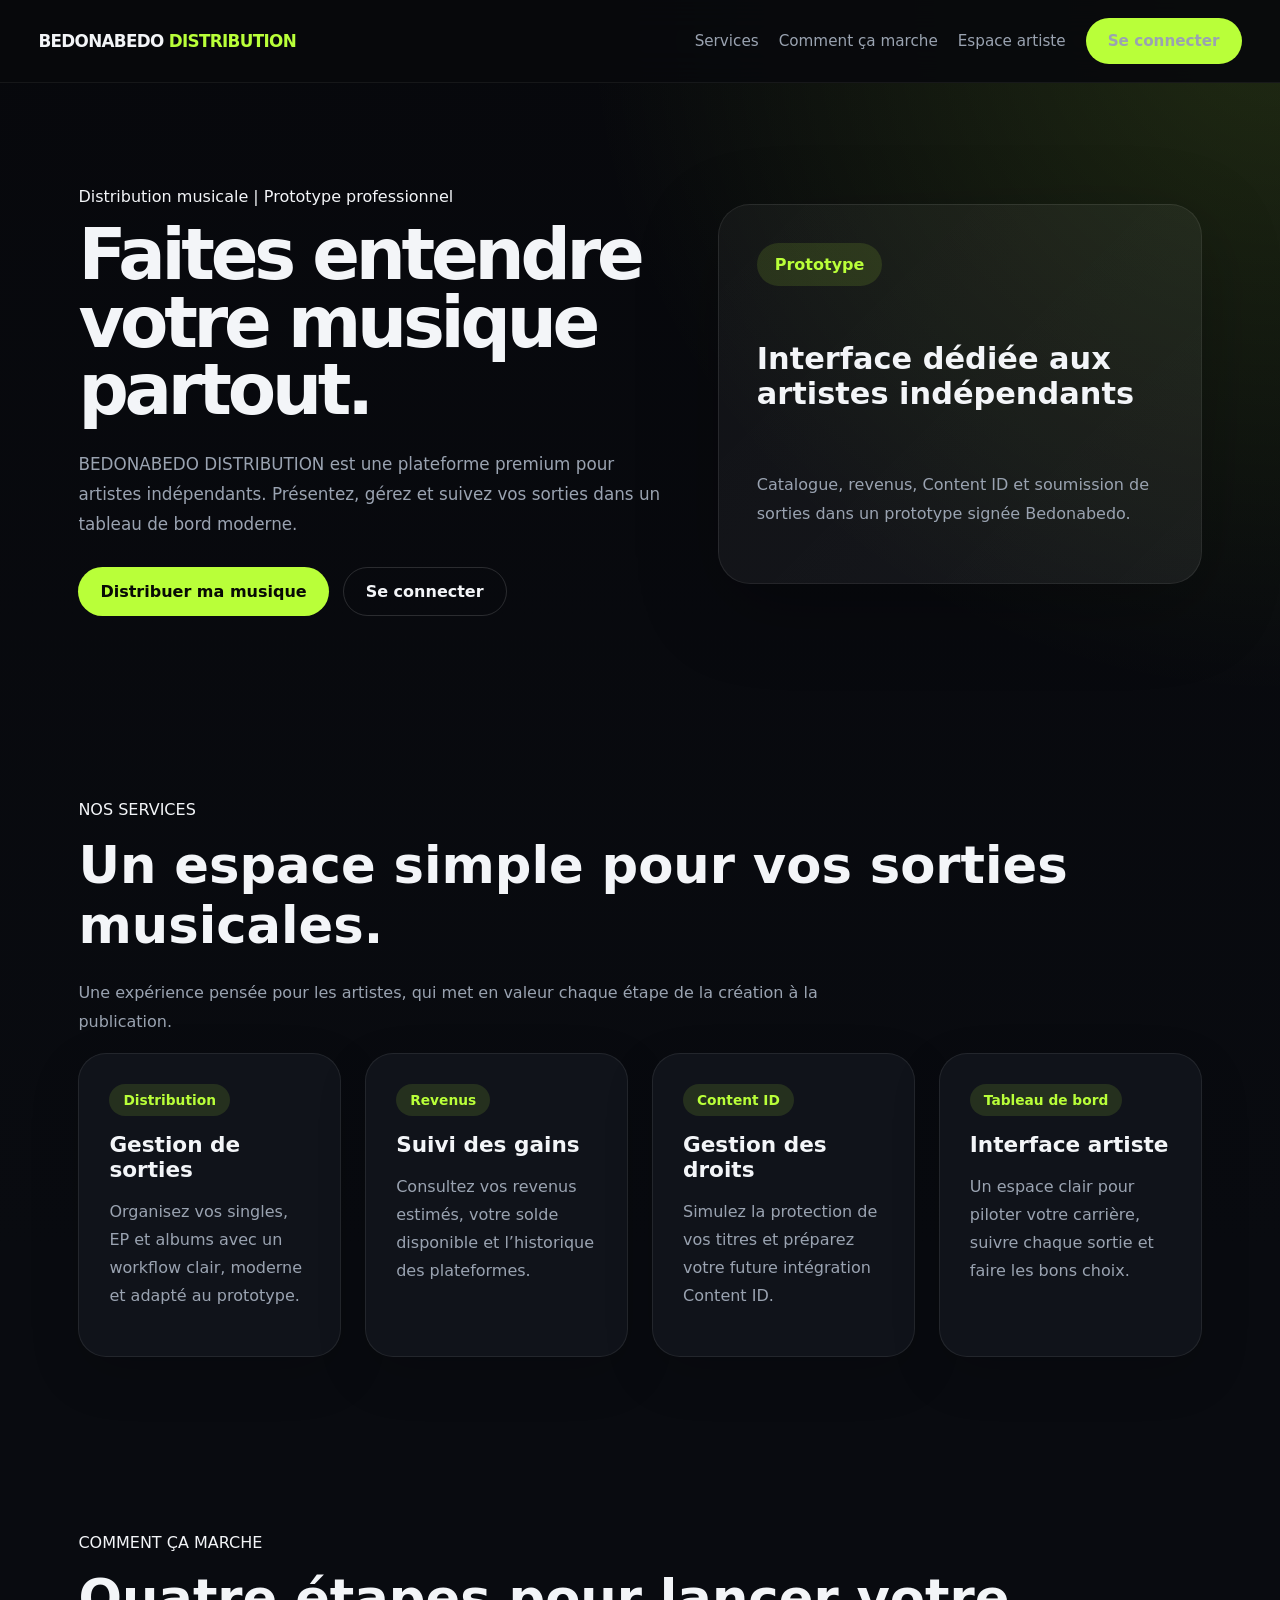
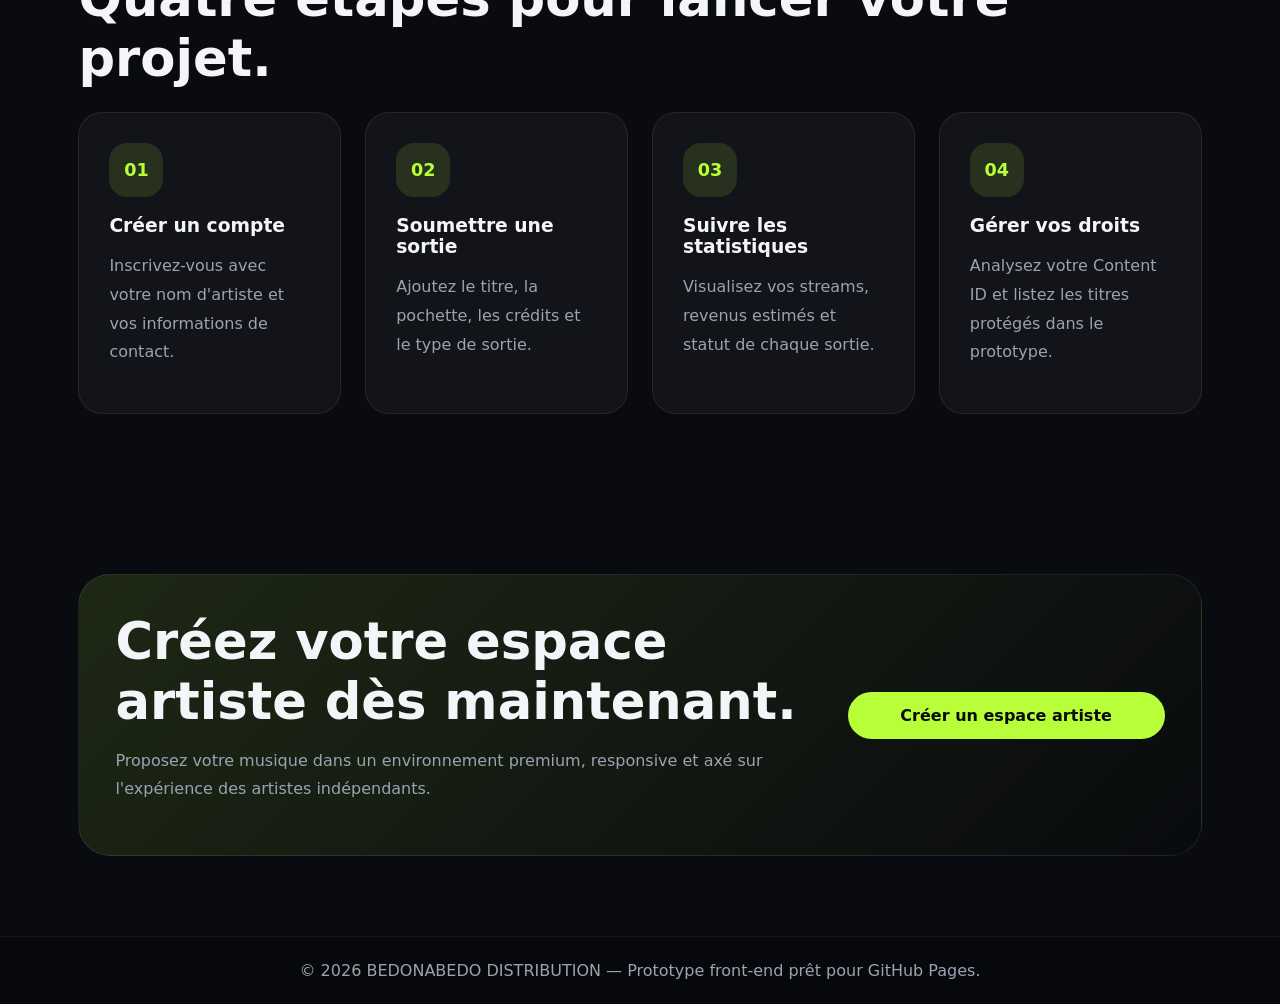
<file: index.html>
<!doctype html>
<html lang="fr">
<head>
  <meta charset="utf-8">
  <meta name="viewport" content="width=device-width,initial-scale=1">
  <title>Bedonabedo Distribution</title>
  <link rel="stylesheet" href="css/style.css">
</head>
<body>
  <header class="site-header">
    <a class="brand" href="index.html">BEDONABEDO <span>DISTRIBUTION</span></a>
    <nav class="site-nav">
      <a href="#services">Services</a>
      <a href="#how">Comment ça marche</a>
      <a href="register.html">Espace artiste</a>
      <a class="btn" href="login.html">Se connecter</a>
    </nav>
  </header>

  <main>
    <section class="hero page">
      <div class="hero-copy">
        <p class="small">Distribution musicale | Prototype professionnel</p>
        <h1>Faites entendre votre musique partout.</h1>
        <p class="lead">BEDONABEDO DISTRIBUTION est une plateforme premium pour artistes indépendants. Présentez, gérez et suivez vos sorties dans un tableau de bord moderne.</p>
        <div class="hero-actions">
          <a class="btn" href="register.html">Distribuer ma musique</a>
          <a class="btn ghost" href="login.html">Se connecter</a>
        </div>
      </div>
      <div class="hero-card">
        <span class="chip">Prototype</span>
        <h3>Interface dédiée aux artistes indépendants</h3>
        <p>Catalogue, revenus, Content ID et soumission de sorties dans un prototype signée Bedonabedo.</p>
      </div>
    </section>

    <section id="services" class="section page">
      <p class="small">NOS SERVICES</p>
      <h2>Un espace simple pour vos sorties musicales.</h2>
      <p class="lead">Une expérience pensée pour les artistes, qui met en valeur chaque étape de la création à la publication.</p>
      <div class="grid">
        <div class="card">
          <span class="badge">Distribution</span>
          <h3>Gestion de sorties</h3>
          <p>Organisez vos singles, EP et albums avec un workflow clair, moderne et adapté au prototype.</p>
        </div>
        <div class="card">
          <span class="badge">Revenus</span>
          <h3>Suivi des gains</h3>
          <p>Consultez vos revenus estimés, votre solde disponible et l’historique des plateformes.</p>
        </div>
        <div class="card">
          <span class="badge">Content ID</span>
          <h3>Gestion des droits</h3>
          <p>Simulez la protection de vos titres et préparez votre future intégration Content ID.</p>
        </div>
        <div class="card">
          <span class="badge">Tableau de bord</span>
          <h3>Interface artiste</h3>
          <p>Un espace clair pour piloter votre carrière, suivre chaque sortie et faire les bons choix.</p>
        </div>
      </div>
    </section>

    <section id="how" class="section page">
      <p class="small">COMMENT ÇA MARCHE</p>
      <h2>Quatre étapes pour lancer votre projet.</h2>
      <div class="steps">
        <div class="step">
          <strong>01</strong>
          <h3>Créer un compte</h3>
          <p>Inscrivez-vous avec votre nom d'artiste et vos informations de contact.</p>
        </div>
        <div class="step">
          <strong>02</strong>
          <h3>Soumettre une sortie</h3>
          <p>Ajoutez le titre, la pochette, les crédits et le type de sortie.</p>
        </div>
        <div class="step">
          <strong>03</strong>
          <h3>Suivre les statistiques</h3>
          <p>Visualisez vos streams, revenus estimés et statut de chaque sortie.</p>
        </div>
        <div class="step">
          <strong>04</strong>
          <h3>Gérer vos droits</h3>
          <p>Analysez votre Content ID et listez les titres protégés dans le prototype.</p>
        </div>
      </div>
    </section>

    <section class="section page">
      <div class="cta-banner">
        <div>
          <h2>Créez votre espace artiste dès maintenant.</h2>
          <p>Proposez votre musique dans un environnement premium, responsive et axé sur l'expérience des artistes indépendants.</p>
        </div>
        <a class="button" href="register.html">Créer un espace artiste</a>
      </div>
    </section>
  </main>

  <footer class="site-footer">
    © 2026 BEDONABEDO DISTRIBUTION — Prototype front-end prêt pour GitHub Pages.
  </footer>
</body>
</html>
</file>
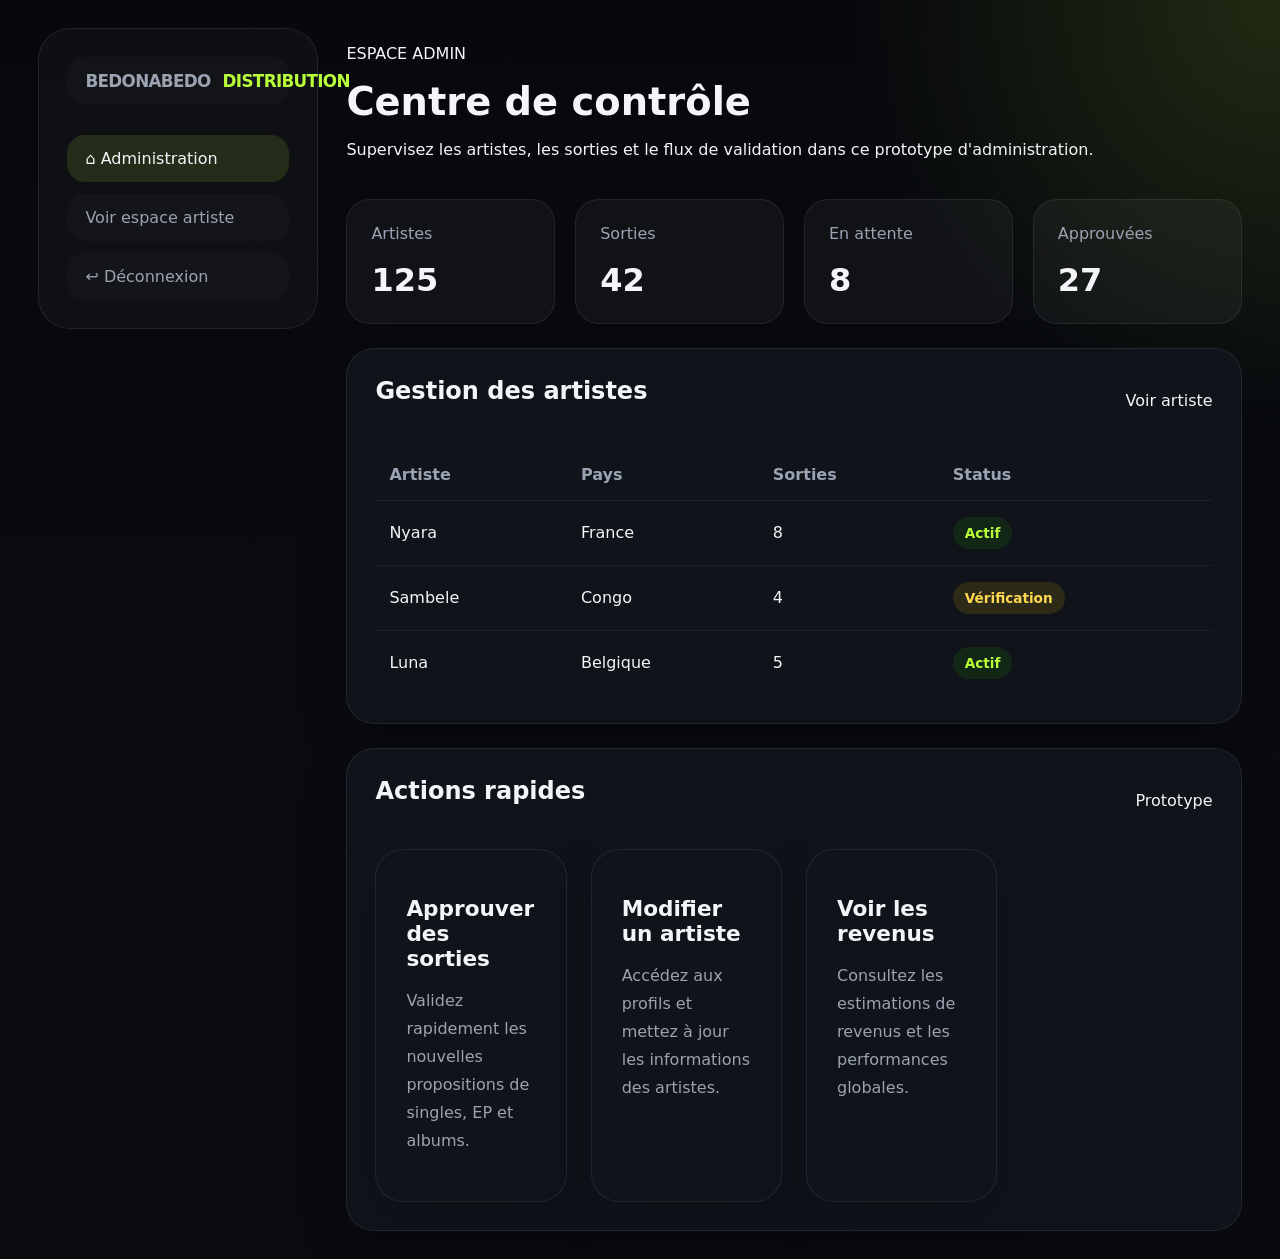
<file: admin.html>
<!doctype html>
<html lang="fr">
<head>
  <meta charset="utf-8">
  <meta name="viewport" content="width=device-width,initial-scale=1">
  <title>Administration | Bedonabedo Distribution</title>
  <link rel="stylesheet" href="css/style.css">
</head>
<body>
  <div class="app">
    <aside class="sidebar">
      <a class="brand" href="index.html">BEDONABEDO <span>DISTRIBUTION</span></a>
      <nav>
        <a class="active" href="admin.html">⌂ Administration</a>
        <a href="dashboard.html">Voir espace artiste</a>
        <a href="login.html">↩ Déconnexion</a>
      </nav>
    </aside>
    <main class="dash">
      <div class="top-bar">
        <div>
          <p class="small">ESPACE ADMIN</p>
          <h1>Centre de contrôle</h1>
          <p class="lead">Supervisez les artistes, les sorties et le flux de validation dans ce prototype d'administration.</p>
        </div>
      </div>
      <div class="stats-grid">
        <div class="stat-card">
          <span>Artistes</span>
          <strong>125</strong>
        </div>
        <div class="stat-card">
          <span>Sorties</span>
          <strong>42</strong>
        </div>
        <div class="stat-card">
          <span>En attente</span>
          <strong>8</strong>
        </div>
        <div class="stat-card">
          <span>Approuvées</span>
          <strong>27</strong>
        </div>
      </div>
      <section class="panel">
        <div class="panel-header">
          <h2>Gestion des artistes</h2>
          <a href="dashboard.html">Voir artiste</a>
        </div>
        <div class="table-card">
          <table class="panel-table">
            <thead>
              <tr><th>Artiste</th><th>Pays</th><th>Sorties</th><th>Status</th></tr>
            </thead>
            <tbody>
              <tr><td>Nyara</td><td>France</td><td>8</td><td><span class="status approved">Actif</span></td></tr>
              <tr><td>Sambele</td><td>Congo</td><td>4</td><td><span class="status pending">Vérification</span></td></tr>
              <tr><td>Luna</td><td>Belgique</td><td>5</td><td><span class="status approved">Actif</span></td></tr>
            </tbody>
          </table>
        </div>
      </section>
      <section class="panel">
        <div class="panel-header">
          <h2>Actions rapides</h2>
          <span class="badge">Prototype</span>
        </div>
        <div class="grid">
          <div class="card"><h3>Approuver des sorties</h3><p>Validez rapidement les nouvelles propositions de singles, EP et albums.</p></div>
          <div class="card"><h3>Modifier un artiste</h3><p>Accédez aux profils et mettez à jour les informations des artistes.</p></div>
          <div class="card"><h3>Voir les revenus</h3><p>Consultez les estimations de revenus et les performances globales.</p></div>
        </div>
      </section>
    </main>
  </div>
</body>
</html>
</file>
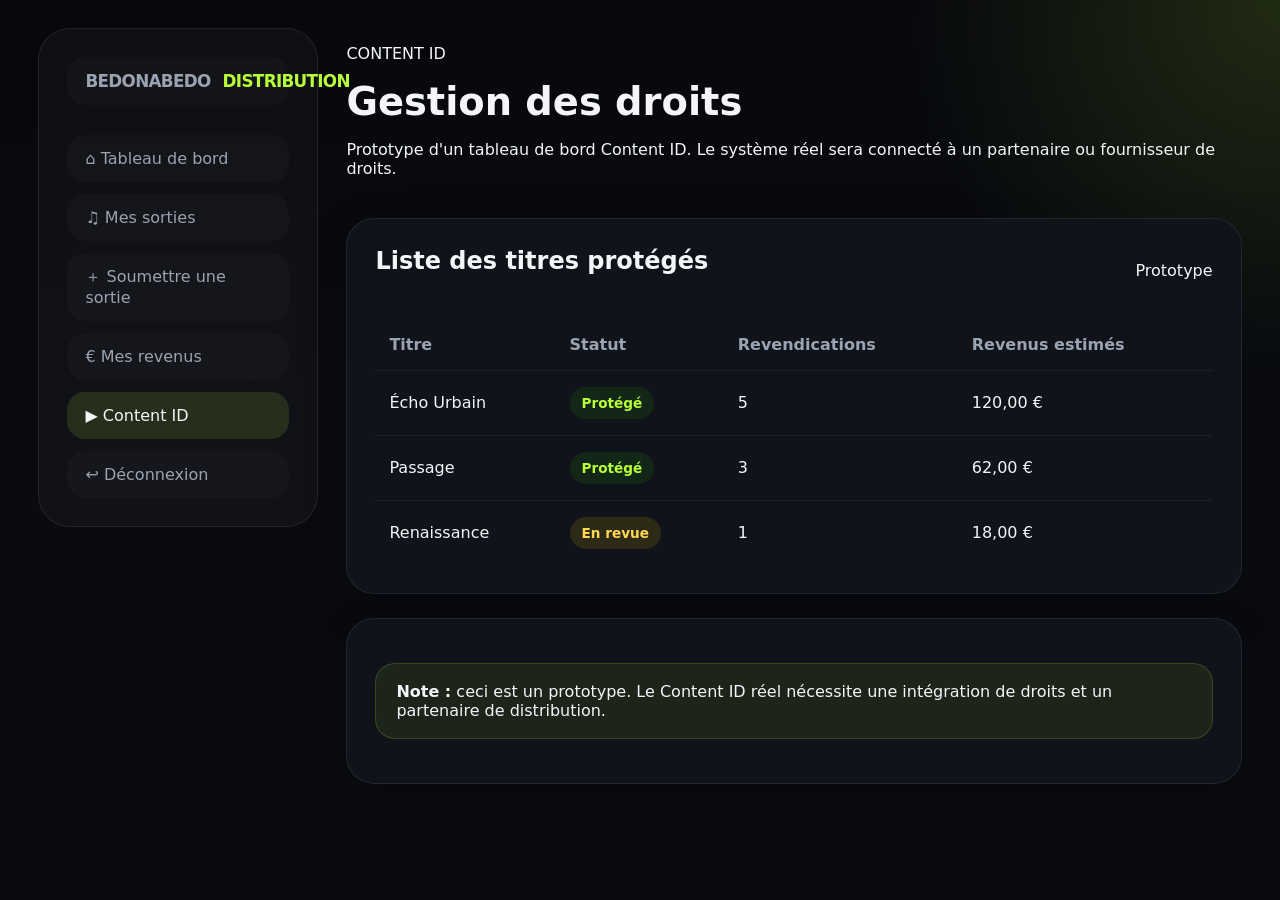
<file: content-id.html>
<!doctype html>
<html lang="fr">
<head>
  <meta charset="utf-8">
  <meta name="viewport" content="width=device-width,initial-scale=1">
  <title>Content ID | Bedonabedo Distribution</title>
  <link rel="stylesheet" href="css/style.css">
</head>
<body>
  <div class="app">
    <aside class="sidebar">
      <a class="brand" href="index.html">BEDONABEDO <span>DISTRIBUTION</span></a>
      <nav>
        <a href="dashboard.html">⌂ Tableau de bord</a>
        <a href="releases.html">♫ Mes sorties</a>
        <a href="submit-release.html">＋ Soumettre une sortie</a>
        <a href="earnings.html">€ Mes revenus</a>
        <a class="active" href="content-id.html">▶ Content ID</a>
        <a href="login.html">↩ Déconnexion</a>
      </nav>
    </aside>
    <main class="dash">
      <div class="top-bar">
        <div>
          <p class="small">CONTENT ID</p>
          <h1>Gestion des droits</h1>
          <p class="lead">Prototype d'un tableau de bord Content ID. Le système réel sera connecté à un partenaire ou fournisseur de droits.</p>
        </div>
      </div>
      <section class="panel">
        <div class="panel-header">
          <h2>Liste des titres protégés</h2>
          <span class="badge">Prototype</span>
        </div>
        <div class="table-card">
          <table class="panel-table">
            <thead>
              <tr><th>Titre</th><th>Statut</th><th>Revendications</th><th>Revenus estimés</th></tr>
            </thead>
            <tbody>
              <tr><td>Écho Urbain</td><td><span class="status approved">Protégé</span></td><td>5</td><td>120,00 €</td></tr>
              <tr><td>Passage</td><td><span class="status approved">Protégé</span></td><td>3</td><td>62,00 €</td></tr>
              <tr><td>Renaissance</td><td><span class="status pending">En revue</span></td><td>1</td><td>18,00 €</td></tr>
            </tbody>
          </table>
        </div>
      </section>
      <section class="panel">
        <p class="notice"><strong>Note :</strong> ceci est un prototype. Le Content ID réel nécessite une intégration de droits et un partenaire de distribution.</p>
      </section>
    </main>
  </div>
</body>
</html>
</file>
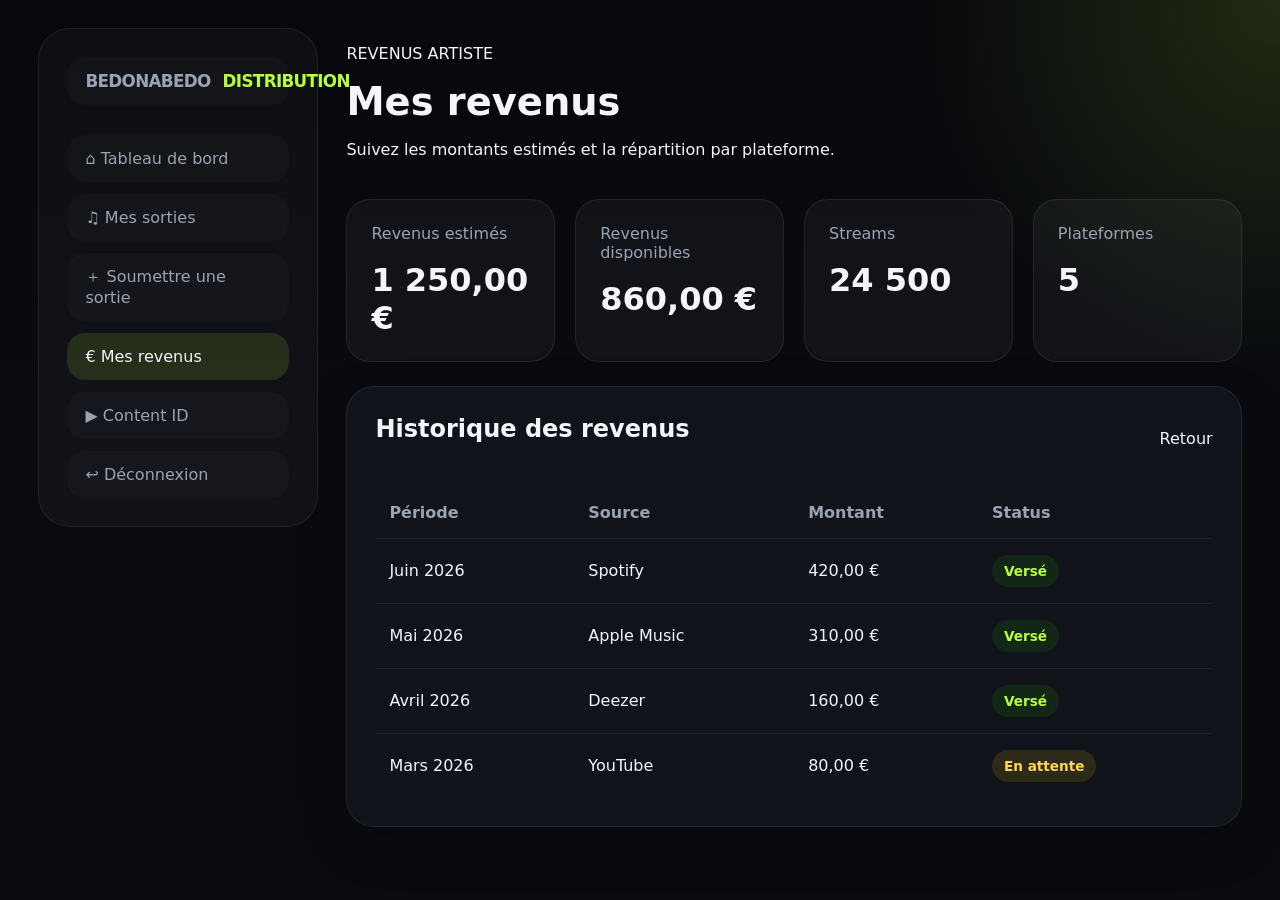
<file: earnings.html>
<!doctype html>
<html lang="fr">
<head>
  <meta charset="utf-8">
  <meta name="viewport" content="width=device-width,initial-scale=1">
  <title>Revenus | Bedonabedo Distribution</title>
  <link rel="stylesheet" href="css/style.css">
</head>
<body>
  <div class="app">
    <aside class="sidebar">
      <a class="brand" href="index.html">BEDONABEDO <span>DISTRIBUTION</span></a>
      <nav>
        <a href="dashboard.html">⌂ Tableau de bord</a>
        <a href="releases.html">♫ Mes sorties</a>
        <a href="submit-release.html">＋ Soumettre une sortie</a>
        <a class="active" href="earnings.html">€ Mes revenus</a>
        <a href="content-id.html">▶ Content ID</a>
        <a href="login.html">↩ Déconnexion</a>
      </nav>
    </aside>
    <main class="dash">
      <div class="top-bar">
        <div>
          <p class="small">REVENUS ARTISTE</p>
          <h1>Mes revenus</h1>
          <p class="lead">Suivez les montants estimés et la répartition par plateforme.</p>
        </div>
      </div>
      <div class="stats-grid">
        <div class="stat-card">
          <span>Revenus estimés</span>
          <strong>1 250,00 €</strong>
        </div>
        <div class="stat-card">
          <span>Revenus disponibles</span>
          <strong>860,00 €</strong>
        </div>
        <div class="stat-card">
          <span>Streams</span>
          <strong>24 500</strong>
        </div>
        <div class="stat-card">
          <span>Plateformes</span>
          <strong>5</strong>
        </div>
      </div>
      <section class="panel">
        <div class="panel-header">
          <h2>Historique des revenus</h2>
          <a href="dashboard.html">Retour</a>
        </div>
        <div class="table-card">
          <table class="panel-table">
            <thead>
              <tr><th>Période</th><th>Source</th><th>Montant</th><th>Status</th></tr>
            </thead>
            <tbody>
              <tr><td>Juin 2026</td><td>Spotify</td><td>420,00 €</td><td><span class="status approved">Versé</span></td></tr>
              <tr><td>Mai 2026</td><td>Apple Music</td><td>310,00 €</td><td><span class="status approved">Versé</span></td></tr>
              <tr><td>Avril 2026</td><td>Deezer</td><td>160,00 €</td><td><span class="status approved">Versé</span></td></tr>
              <tr><td>Mars 2026</td><td>YouTube</td><td>80,00 €</td><td><span class="status pending">En attente</span></td></tr>
            </tbody>
          </table>
        </div>
      </section>
    </main>
  </div>
</body>
</html>
</file>
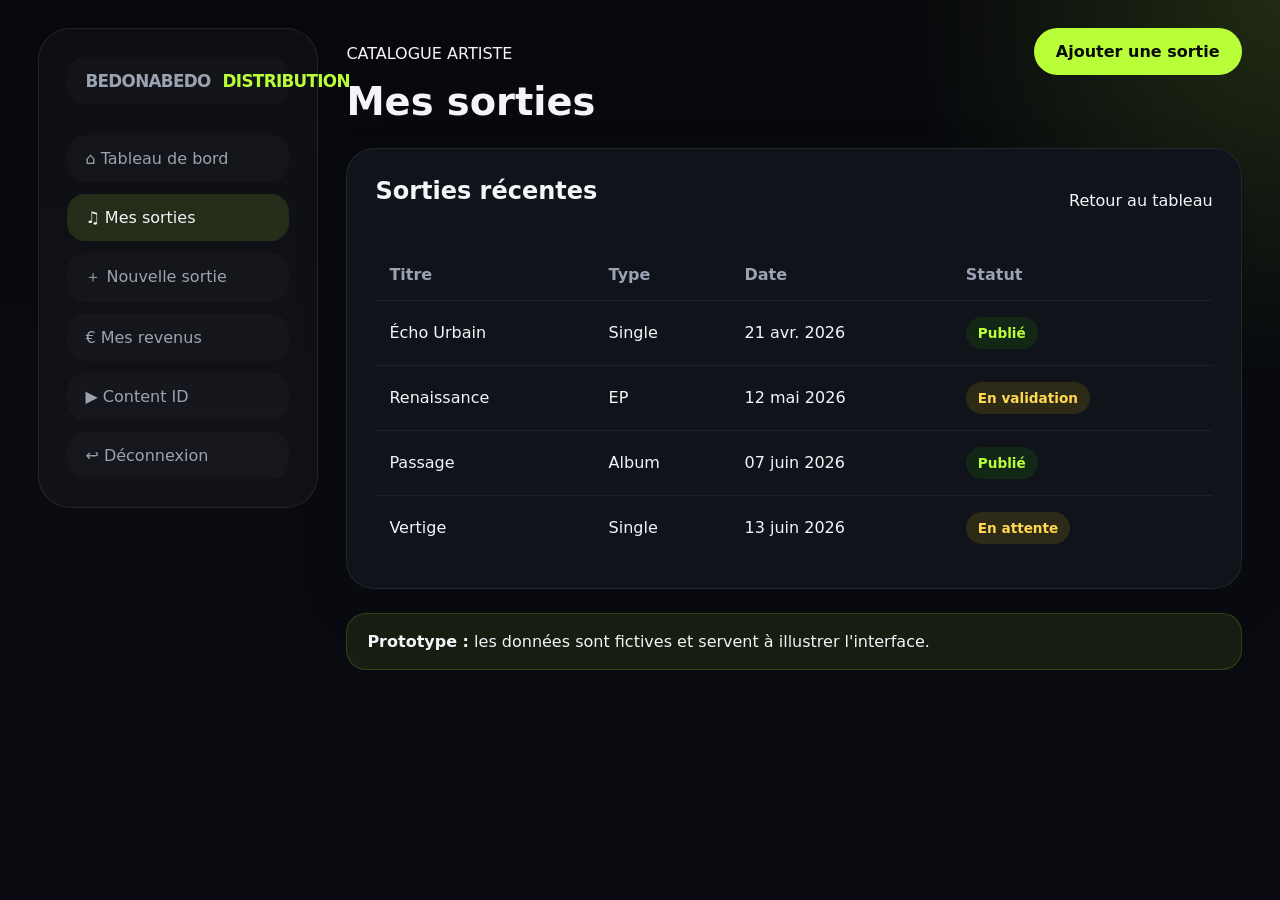
<file: releases.html>
<!doctype html>
<html lang="fr">
<head>
  <meta charset="utf-8">
  <meta name="viewport" content="width=device-width,initial-scale=1">
  <title>Mes sorties | Bedonabedo Distribution</title>
  <link rel="stylesheet" href="css/style.css">
</head>
<body>
  <div class="app">
    <aside class="sidebar">
      <a class="brand" href="index.html">BEDONABEDO <span>DISTRIBUTION</span></a>
      <nav>
        <a href="dashboard.html">⌂ Tableau de bord</a>
        <a class="active" href="releases.html">♫ Mes sorties</a>
        <a href="submit-release.html">＋ Nouvelle sortie</a>
        <a href="earnings.html">€ Mes revenus</a>
        <a href="content-id.html">▶ Content ID</a>
        <a href="login.html">↩ Déconnexion</a>
      </nav>
    </aside>
    <main class="dash">
      <div class="top-bar">
        <div>
          <p class="small">CATALOGUE ARTISTE</p>
          <h1>Mes sorties</h1>
        </div>
        <a class="button" href="submit-release.html">Ajouter une sortie</a>
      </div>
      <section class="panel">
        <div class="panel-header">
          <h2>Sorties récentes</h2>
          <a href="dashboard.html">Retour au tableau</a>
        </div>
        <div class="table-card">
          <table class="panel-table">
            <thead>
              <tr><th>Titre</th><th>Type</th><th>Date</th><th>Statut</th></tr>
            </thead>
            <tbody>
              <tr><td>Écho Urbain</td><td>Single</td><td>21 avr. 2026</td><td><span class="status approved">Publié</span></td></tr>
              <tr><td>Renaissance</td><td>EP</td><td>12 mai 2026</td><td><span class="status pending">En validation</span></td></tr>
              <tr><td>Passage</td><td>Album</td><td>07 juin 2026</td><td><span class="status approved">Publié</span></td></tr>
              <tr><td>Vertige</td><td>Single</td><td>13 juin 2026</td><td><span class="status pending">En attente</span></td></tr>
            </tbody>
          </table>
        </div>
      </section>
      <div class="notice">
        <strong>Prototype :</strong> les données sont fictives et servent à illustrer l'interface.
      </div>
    </main>
  </div>
</body>
</html>
</file>
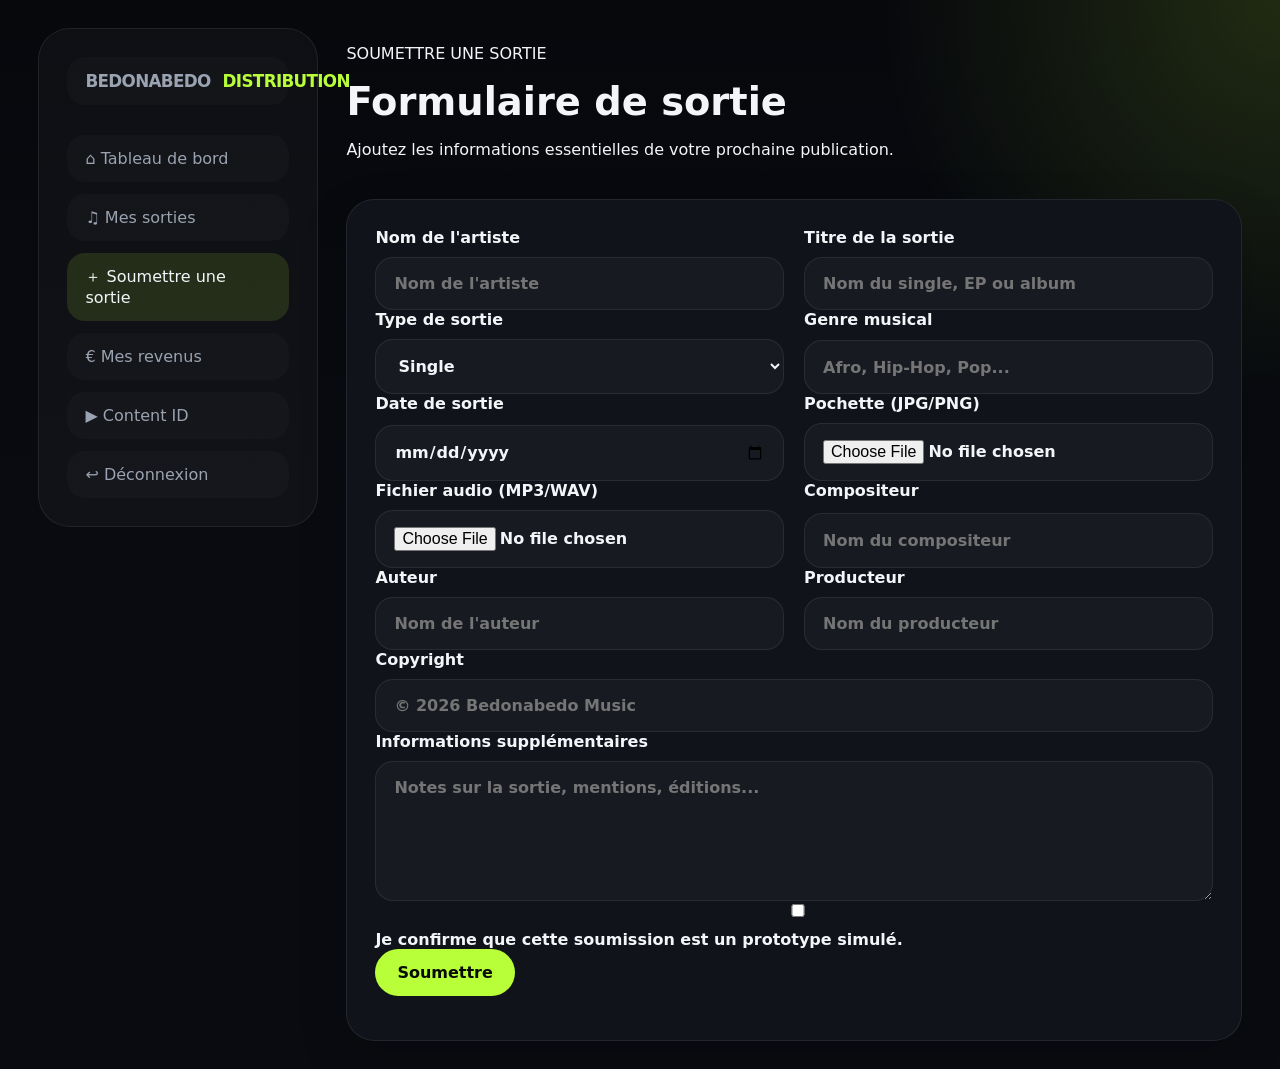
<file: submit-release.html>
<!doctype html>
<html lang="fr">
<head>
  <meta charset="utf-8">
  <meta name="viewport" content="width=device-width,initial-scale=1">
  <title>Soumettre une sortie | Bedonabedo Distribution</title>
  <link rel="stylesheet" href="css/style.css">
</head>
<body>
  <div class="app">
    <aside class="sidebar">
      <a class="brand" href="index.html">BEDONABEDO <span>DISTRIBUTION</span></a>
      <nav>
        <a href="dashboard.html">⌂ Tableau de bord</a>
        <a href="releases.html">♫ Mes sorties</a>
        <a class="active" href="submit-release.html">＋ Soumettre une sortie</a>
        <a href="earnings.html">€ Mes revenus</a>
        <a href="content-id.html">▶ Content ID</a>
        <a href="login.html">↩ Déconnexion</a>
      </nav>
    </aside>
    <main class="dash">
      <div class="top-bar">
        <div>
          <p class="small">SOUMETTRE UNE SORTIE</p>
          <h1>Formulaire de sortie</h1>
          <p class="lead">Ajoutez les informations essentielles de votre prochaine publication.</p>
        </div>
      </div>
      <section class="panel form">
        <form onsubmit="demoSubmit(event)">
          <div class="two">
            <label>Nom de l'artiste<input type="text" placeholder="Nom de l'artiste" required></label>
            <label>Titre de la sortie<input type="text" placeholder="Nom du single, EP ou album" required></label>
          </div>
          <div class="two">
            <label>Type de sortie
              <select required>
                <option>Single</option>
                <option>EP</option>
                <option>Album</option>
              </select>
            </label>
            <label>Genre musical<input type="text" placeholder="Afro, Hip-Hop, Pop..." required></label>
          </div>
          <div class="two">
            <label>Date de sortie<input type="date" required></label>
            <label>Pochette (JPG/PNG)<input type="file" accept="image/png,image/jpeg"></label>
          </div>
          <div class="two">
            <label>Fichier audio (MP3/WAV)<input type="file" accept="audio/mpeg,audio/wav"></label>
            <label>Compositeur<input type="text" placeholder="Nom du compositeur"></label>
          </div>
          <div class="two">
            <label>Auteur<input type="text" placeholder="Nom de l'auteur"></label>
            <label>Producteur<input type="text" placeholder="Nom du producteur"></label>
          </div>
          <label>Copyright<input type="text" placeholder="© 2026 Bedonabedo Music"></label>
          <label>Informations supplémentaires<textarea placeholder="Notes sur la sortie, mentions, éditions..."></textarea></label>
          <label class="small"><input type="checkbox" required> Je confirme que cette soumission est un prototype simulé.</label>
          <button class="btn" type="submit">Soumettre</button>
          <p id="msg" class="small"></p>
        </form>
      </section>
    </main>
  </div>
  <script src="app.js"></script>
</body>
</html>
</file>
<file: css/style.css>
:root {
  --bg: #050608;
  --surface: #10131a;
  --surface-strong: #161a22;
  --surface-soft: #12151b;
  --text: #f3f5f8;
  --muted: #9aa3b1;
  --border: rgba(255,255,255,.08);
  --accent: #b9ff39;
  --accent-strong: #97d904;
  --shadow: 0 24px 80px rgba(0,0,0,.25);
}
* {
  box-sizing: border-box;
}
html {
  scroll-behavior: smooth;
}
body {
  margin: 0;
  min-height: 100vh;
  font-family: Inter, system-ui, -apple-system, BlinkMacSystemFont, "Segoe UI", sans-serif;
  background: radial-gradient(circle at top right, rgba(185,255,57,.14), transparent 24%),
    linear-gradient(180deg, #07080c 0%, #090b10 48%, #090b10 100%);
  color: var(--text);
}
a {
  color: inherit;
  text-decoration: none;
}
img {
  max-width: 100%;
  display: block;
}
button,
input,
select,
textarea {
  font: inherit;
}
button {
  border: 0;
  cursor: pointer;
}
.page {
  width: min(1200px, calc(100% - 32px));
  margin: 0 auto;
}
.site-header,
.site-footer {
  width: 100%;
  position: sticky;
  left: 0;
  backdrop-filter: blur(18px);
  background: rgba(8,9,12,.92);
  z-index: 10;
}
.site-header {
  top: 0;
  display: flex;
  align-items: center;
  justify-content: space-between;
  gap: 24px;
  padding: 18px clamp(18px, 3vw, 48px);
  border-bottom: 1px solid rgba(255,255,255,.06);
}
.brand {
  font-size: 1.05rem;
  font-weight: 800;
  letter-spacing: -.04em;
}
.brand span {
  color: var(--accent);
  font-weight: 700;
}
.site-nav {
  display: flex;
  align-items: center;
  gap: 20px;
  flex-wrap: wrap;
}
.site-nav a {
  color: var(--muted);
  font-size: 0.95rem;
  transition: color .2s ease;
}
.site-nav a:hover,
.site-nav a.active {
  color: var(--text);
}
.btn,
.button {
  display: inline-flex;
  align-items: center;
  justify-content: center;
  gap: 8px;
  background: var(--accent);
  color: #080a05;
  padding: 14px 22px;
  border-radius: 999px;
  font-weight: 700;
  transition: transform .22s ease, background .22s ease, box-shadow .22s ease;
}
.btn:hover,
.button:hover {
  transform: translateY(-1px);
  background: var(--accent-strong);
  box-shadow: 0 18px 40px rgba(185,255,57,.18);
}
.btn.ghost,
.button.ghost {
  background: transparent;
  color: var(--text);
  border: 1px solid rgba(255,255,255,.14);
}
.hero {
  display: grid;
  grid-template-columns: minmax(0, 1.1fr) minmax(300px, .9fr);
  gap: 48px;
  align-items: center;
  padding: 88px clamp(18px, 3vw, 48px);
}
.hero-copy h1 {
  margin: 0;
  font-size: clamp(3rem, 5.5vw, 5.5rem);
  line-height: 0.96;
  letter-spacing: -.06em;
}
.hero-copy p.lead {
  max-width: 700px;
  margin: 24px 0;
  color: var(--muted);
  line-height: 1.8;
  font-size: 1.05rem;
}
.hero-copy .hero-actions {
  display: flex;
  flex-wrap: wrap;
  gap: 14px;
  margin-top: 28px;
}
.hero-card {
  background: linear-gradient(135deg, rgba(255,255,255,.04), rgba(255,255,255,.06));
  border: 1px solid rgba(255,255,255,.08);
  box-shadow: var(--shadow);
  border-radius: 32px;
  padding: 38px;
  min-height: 380px;
  display: flex;
  flex-direction: column;
  justify-content: space-between;
}
.hero-card .chip {
  display: inline-flex;
  align-items: center;
  gap: 10px;
  padding: 12px 18px;
  border-radius: 999px;
  background: rgba(185,255,57,.12);
  color: var(--accent);
  font-weight: 700;
  width: fit-content;
}
.hero-card h3 {
  margin: 28px 0 16px;
  font-size: 1.9rem;
}
.hero-card p {
  color: var(--muted);
  line-height: 1.8;
}
.section {
  padding: 80px clamp(18px, 3vw, 48px);
}
.section h2 {
  margin: 12px 0 24px;
  font-size: clamp(2.3rem, 4vw, 3.2rem);
}
.section p.lead,
.section p.description {
  color: var(--muted);
  max-width: 760px;
  line-height: 1.8;
}
.grid {
  display: grid;
  gap: 24px;
  grid-template-columns: repeat(4, minmax(0, 1fr));
}
.card,
.feature-card,
.panel,
.auth-card {
  background: var(--surface);
  border: 1px solid rgba(255,255,255,.08);
  border-radius: 28px;
  box-shadow: 0 18px 50px rgba(0,0,0,.16);
}
.card {
  padding: 30px;
}
.card h3 {
  margin: 16px 0 10px;
  font-size: 1.35rem;
}
.card p {
  color: var(--muted);
  line-height: 1.75;
}
.card .badge {
  display: inline-flex;
  align-items: center;
  padding: 8px 14px;
  border-radius: 999px;
  background: rgba(185,255,57,.12);
  color: var(--accent);
  font-weight: 700;
  font-size: 0.86rem;
}
.steps {
  display: grid;
  gap: 24px;
  grid-template-columns: repeat(4, minmax(0, 1fr));
}
.step {
  background: rgba(255,255,255,.04);
  border: 1px solid rgba(255,255,255,.08);
  border-radius: 24px;
  padding: 30px;
  min-height: 260px;
}
.step strong {
  display: inline-flex;
  align-items: center;
  justify-content: center;
  width: 54px;
  height: 54px;
  border-radius: 18px;
  background: rgba(185,255,57,.12);
  color: var(--accent);
  font-size: 1.1rem;
  margin-bottom: 18px;
}
.step h3 {
  margin: 0 0 12px;
}
.step p {
  color: var(--muted);
  line-height: 1.8;
}
.cta-banner {
  display: grid;
  grid-template-columns: minmax(0,1fr) minmax(260px, .45fr);
  gap: 28px;
  align-items: center;
  background: linear-gradient(135deg, rgba(185,255,57,.12), rgba(9,11,14,.92));
  border: 1px solid rgba(255,255,255,.08);
  border-radius: 32px;
  padding: 36px;
}
.cta-banner h2 {
  margin: 0 0 14px;
}
.cta-banner p {
  color: var(--muted);
  max-width: 680px;
  line-height: 1.75;
}
.site-footer {
  padding: 24px clamp(18px, 3vw, 48px);
  text-align: center;
  color: var(--muted);
  border-top: 1px solid rgba(255,255,255,.06);
}
.app {
  display: grid;
  grid-template-columns: 280px 1fr;
  gap: 28px;
  padding: 28px clamp(20px, 3vw, 48px);
}
.sidebar {
  position: sticky;
  top: 18px;
  align-self: start;
  display: flex;
  flex-direction: column;
  gap: 18px;
  padding: 28px;
  background: rgba(255,255,255,.03);
  border: 1px solid rgba(255,255,255,.08);
  border-radius: 32px;
}
.sidebar .brand {
  margin-bottom: 12px;
}
.sidebar nav {
  display: grid;
  gap: 12px;
}
.sidebar a {
  display: inline-flex;
  align-items: center;
  gap: 12px;
  padding: 14px 18px;
  border-radius: 18px;
  color: var(--muted);
  background: rgba(255,255,255,.02);
  transition: background .2s ease, color .2s ease;
}
.sidebar a.active,
.sidebar a:hover {
  background: rgba(185,255,57,.12);
  color: var(--text);
}
.dash {
  display: flex;
  flex-direction: column;
  gap: 24px;
}
.top-bar {
  display: flex;
  align-items: flex-start;
  justify-content: space-between;
  gap: 18px;
}
.top-bar h1 {
  margin: 0;
  font-size: clamp(2rem, 3vw, 2.8rem);
}
.stats-grid {
  display: grid;
  gap: 20px;
  grid-template-columns: repeat(4, minmax(0, 1fr));
}
.stat-card {
  padding: 24px;
  border-radius: 24px;
  background: rgba(255,255,255,.04);
  border: 1px solid rgba(255,255,255,.08);
}
.stat-card span {
  color: var(--muted);
}
.stat-card strong {
  display: block;
  margin-top: 18px;
  font-size: 2rem;
}
.panel {
  padding: 28px;
}
.panel h2 {
  margin-top: 0;
}
.panel .panel-header {
  display: flex;
  align-items: center;
  justify-content: space-between;
  gap: 16px;
  margin-bottom: 24px;
}
.panel-table {
  width: 100%;
  border-collapse: collapse;
}
.panel-table th,
.panel-table td {
  padding: 16px 14px;
  text-align: left;
  border-bottom: 1px solid rgba(255,255,255,.06);
}
.panel-table th {
  color: var(--muted);
  font-weight: 600;
}
.panel-table tr:last-child td {
  border-bottom: none;
}
.panel-table .status {
  display: inline-flex;
  padding: 8px 12px;
  border-radius: 999px;
  font-size: 0.85rem;
  font-weight: 700;
}
.status.approved { background: rgba(41,181,0,.12); color: #b9ff39; }
.status.pending { background: rgba(255,204,0,.12); color: #ffd84f; }
.status.rejected { background: rgba(255,72,72,.12); color: #ff7474; }
.table-card {
  margin-top: 18px;
  overflow: hidden;
  border-radius: 28px;
}
.form {
  display: grid;
  gap: 20px;
}
.form label {
  display: grid;
  gap: 10px;
  color: var(--text);
  font-weight: 600;
}
.form input,
.form select,
.form textarea {
  width: 100%;
  padding: 16px 18px;
  border: 1px solid rgba(255,255,255,.08);
  border-radius: 18px;
  background: rgba(255,255,255,.03);
  color: var(--text);
}
.form textarea {
  min-height: 140px;
  resize: vertical;
}
.form .two {
  display: grid;
  gap: 20px;
  grid-template-columns: repeat(2, minmax(0, 1fr));
}
.form .note {
  color: var(--muted);
  font-size: 0.95rem;
}
.auth-page {
  min-height: calc(100vh - 114px);
  display: grid;
  place-items: center;
  padding: 48px 24px;
}
.auth-card {
  width: min(560px, 100%);
  padding: 36px;
}
.auth-card h1 {
  margin: 0 0 14px;
  font-size: 2.3rem;
}
.auth-card p.description {
  color: var(--muted);
  margin: 0 0 26px;
}
.auth-card form {
  display: grid;
  gap: 18px;
}
.auth-card label {
  display: grid;
  gap: 10px;
  color: var(--text);
}
.auth-card input {
  width: 100%;
  border: 1px solid rgba(255,255,255,.08);
  background: rgba(255,255,255,.03);
  border-radius: 16px;
  padding: 16px 18px;
  color: var(--text);
}
.auth-card .small {
  color: var(--muted);
  font-size: 0.96rem;
}
.auth-card .small a {
  color: var(--accent);
}
.notice {
  background: rgba(185,255,57,.08);
  border: 1px solid rgba(185,255,57,.16);
  color: var(--text);
  padding: 18px 20px;
  border-radius: 20px;
}
.empty-state {
  text-align: center;
  color: var(--muted);
  padding: 48px 0;
}
.empty-state h3 {
  margin: 16px 0 10px;
}
@media (max-width: 960px) {
  .hero,
  .app,
  .cta-banner,
  .stats-grid,
  .steps {
    grid-template-columns: 1fr;
  }
  .app {
    padding: 20px 18px 40px;
  }
  .sidebar {
    position: relative;
    top: 0;
  }
  .form .two {
    grid-template-columns: 1fr;
  }
}
@media (max-width: 700px) {
  .site-header {
    flex-direction: column;
    align-items: stretch;
  }
  .site-nav {
    justify-content: center;
  }
  .hero h1 {
    font-size: clamp(2.5rem, 10vw, 3.8rem);
  }
  .panel-table th,
  .panel-table td {
    padding: 14px 12px;
  }
}
</file>
